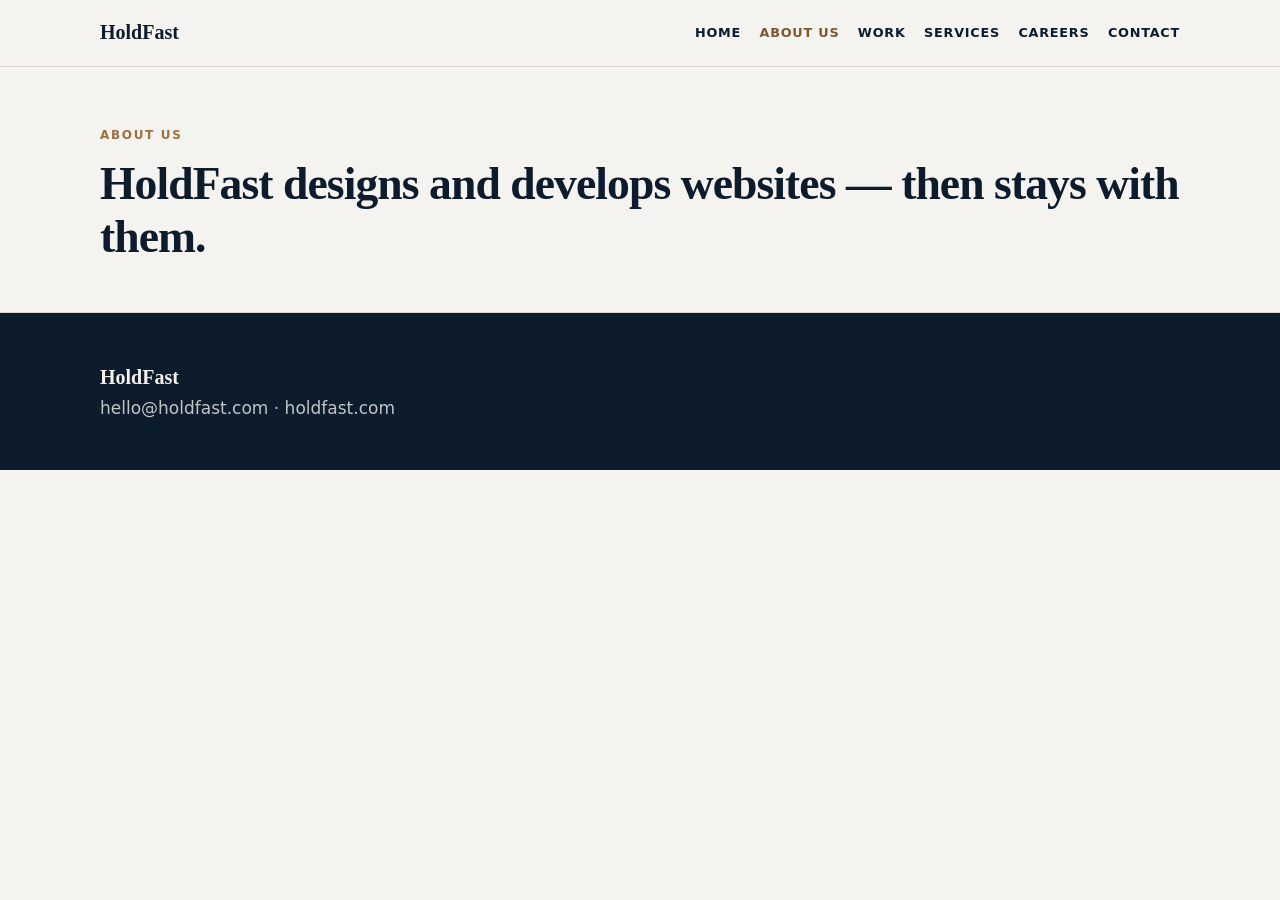
<file: about.html>
<!DOCTYPE html>
<html lang="en">
<head>
  <meta charset="utf-8">
  <meta name="viewport" content="width=device-width, initial-scale=1">
  <title>About Us — HoldFast</title>
  <link rel="stylesheet" href="styles.css">
</head>
<body>
  <header class="site-header"><div class="wrap header-inner">
    <a class="logo" href="index.html">HoldFast</a>
    <nav class="site-nav">
      <a href="index.html">Home</a><a href="about.html" aria-current="page">About Us</a>
      <a href="work.html">Work</a><a href="services.html">Services</a>
      <a href="careers.html">Careers</a><a href="contact.html">Contact</a>
    </nav></div></header>
  <main id="main">
    <header class="page-intro"><div class="wrap">
      <p class="eyebrow">About Us</p>
      <h1>HoldFast designs and develops websites — then stays with them.</h1>
    </div></header>
  </main>
  <footer class="site-footer"><div class="wrap"><a class="logo" href="index.html">HoldFast</a>
  <p><a href="mailto:hello@holdfast.com">hello@holdfast.com</a> · holdfast.com</p></div></footer>
</body></html>
</file>
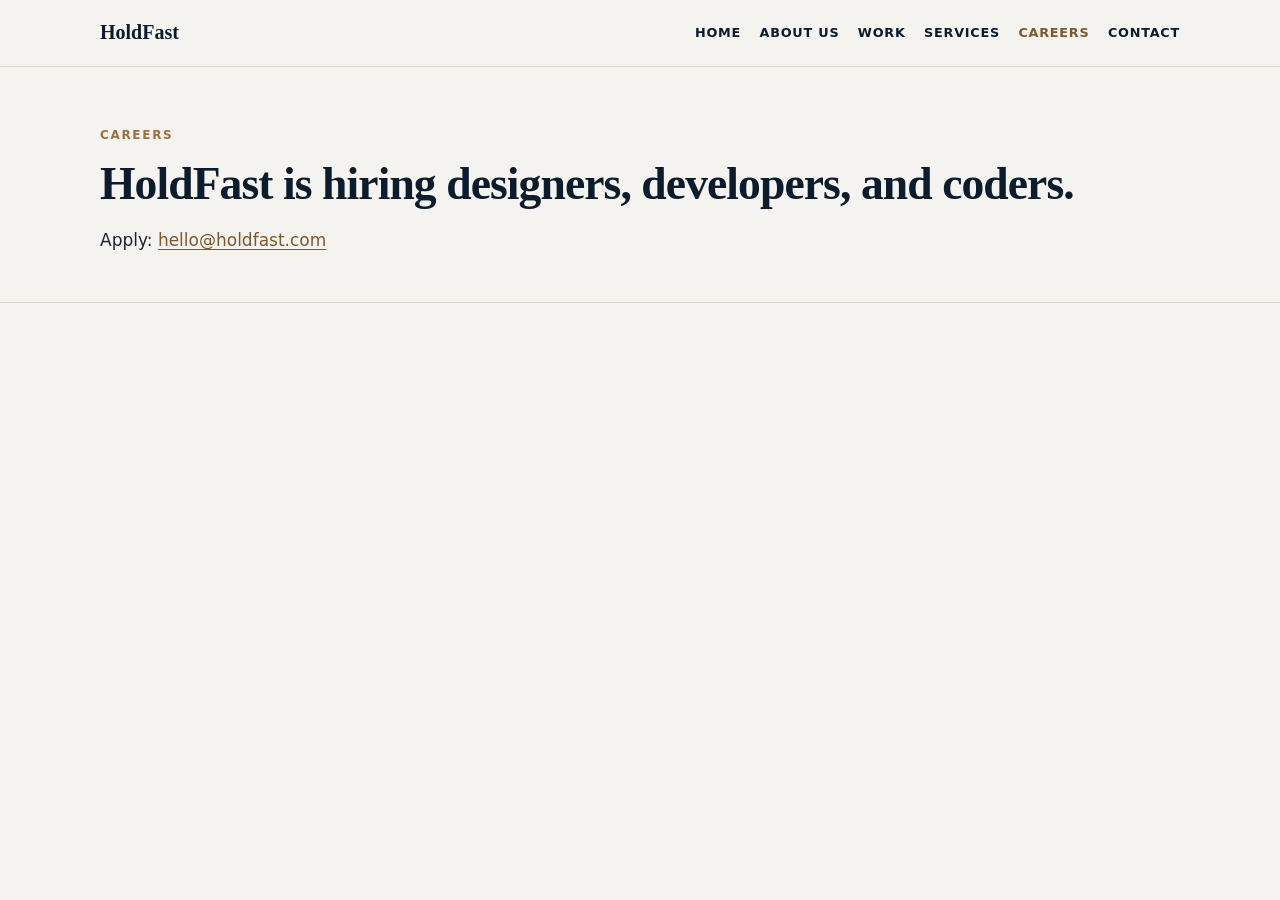
<file: careers.html>
<!DOCTYPE html>
<html lang="en"><head><meta charset="utf-8"><meta name="viewport" content="width=device-width, initial-scale=1">
<title>Careers — HoldFast</title><link rel="stylesheet" href="styles.css"></head>
<body>
<header class="site-header"><div class="wrap header-inner"><a class="logo" href="index.html">HoldFast</a>
<nav class="site-nav"><a href="index.html">Home</a><a href="about.html">About Us</a><a href="work.html">Work</a><a href="services.html">Services</a><a href="careers.html" aria-current="page">Careers</a><a href="contact.html">Contact</a></nav></div></header>
<main id="main"><header class="page-intro"><div class="wrap"><p class="eyebrow">Careers</p><h1>HoldFast is hiring designers, developers, and coders.</h1>
<p>Apply: <a href="mailto:hello@holdfast.com">hello@holdfast.com</a></p></div></header></main>
</body></html>
</file>
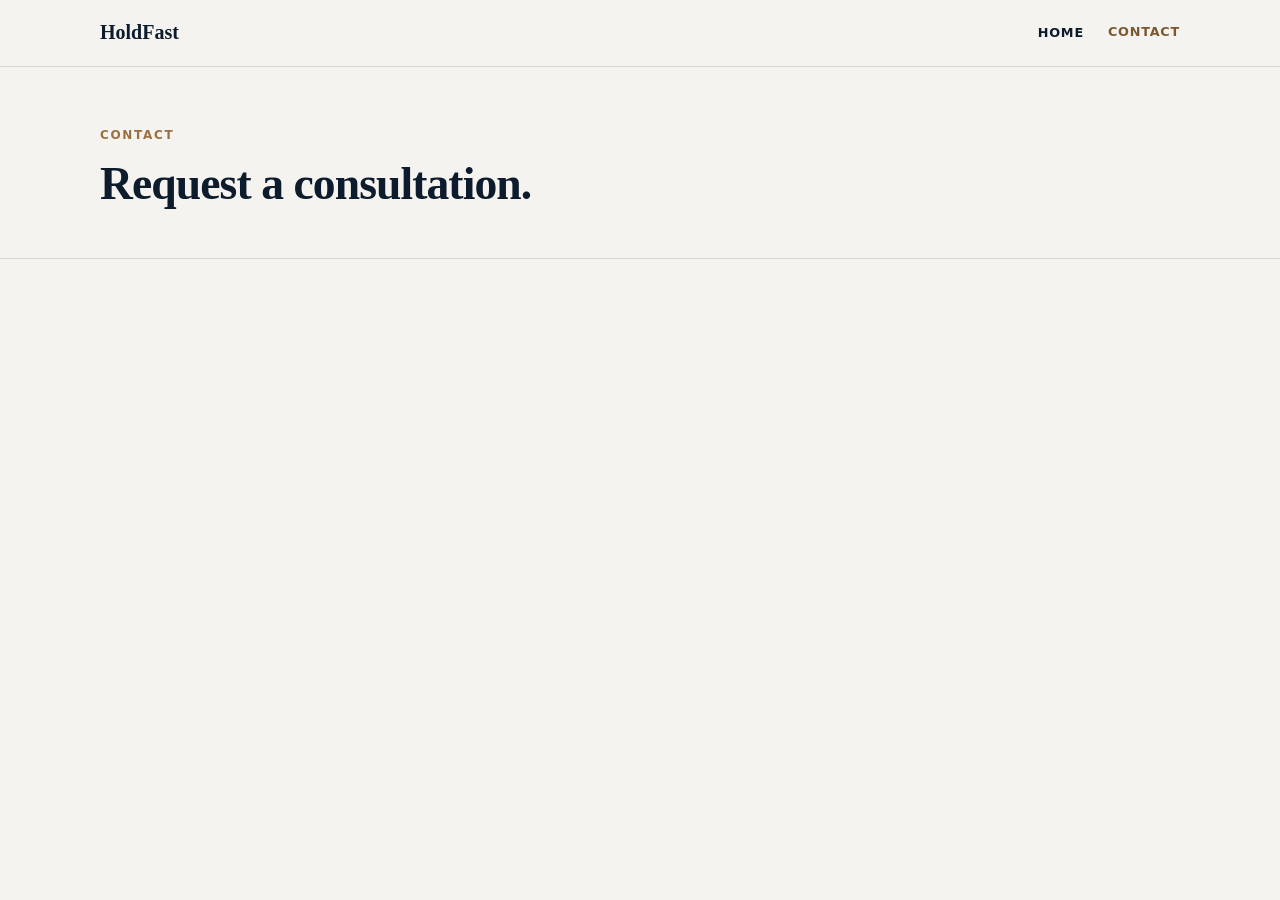
<file: contact.html>
<!DOCTYPE html>
<html lang="en">
<head>
  <meta charset="utf-8">
  <meta name="viewport" content="width=device-width, initial-scale=1">
  <title>Contact — HoldFast</title>
  <link rel="stylesheet" href="styles.css">
</head>
<body>
  <header class="site-header"><div class="wrap header-inner">
    <a class="logo" href="index.html">HoldFast</a>
    <nav class="site-nav"><a href="index.html">Home</a><a href="contact.html" class="btn btn-primary nav-cta" aria-current="page">Contact</a></nav>
  </div></header>
  <main id="main">
    <header class="page-intro"><div class="wrap"><p class="eyebrow">Contact</p><h1>Request a consultation.</h1></div></header>
  </main>
</body>
</html>
</file>
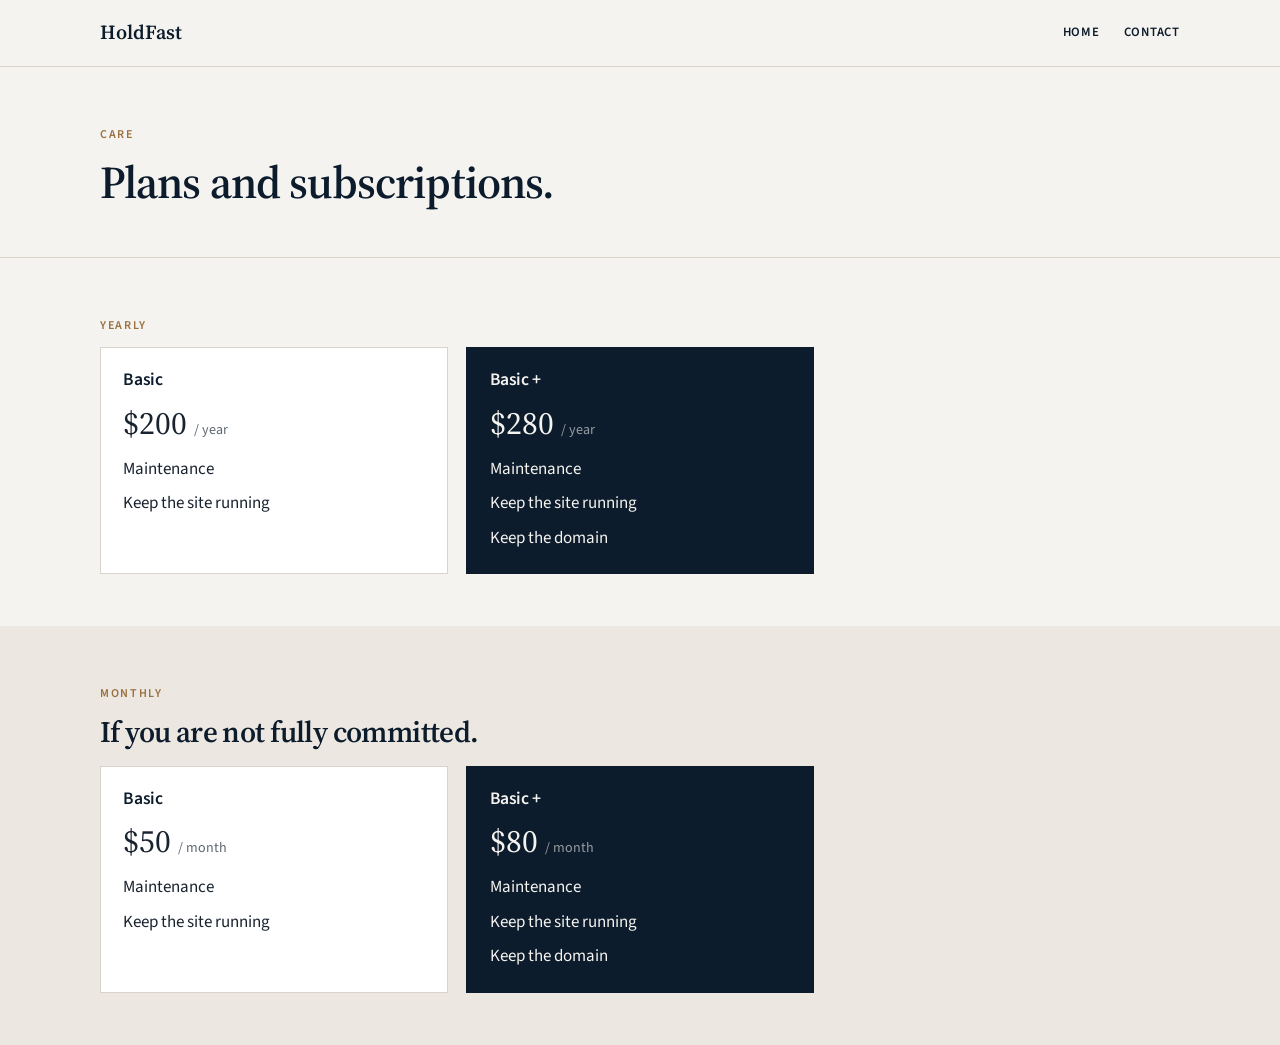
<file: plans.html>
<!DOCTYPE html>
<html lang="en">
<head>
  <meta charset="utf-8">
  <meta name="viewport" content="width=device-width, initial-scale=1">
  <title>Care plans — HoldFast</title>
  <link rel="stylesheet" href="styles.css">
  <link href="https://fonts.googleapis.com/css2?family=Source+Sans+3:wght@400;600&family=Source+Serif+4:opsz,wght@8..60,600&display=swap" rel="stylesheet">
</head>
<body>
  <header class="site-header"><div class="wrap header-inner">
    <a class="logo" href="index.html">HoldFast</a>
    <nav class="site-nav"><a href="index.html">Home</a><a href="contact.html" class="btn btn-primary nav-cta">Contact</a></nav>
  </div></header>
  <main id="main">
    <header class="page-intro"><div class="wrap">
      <p class="eyebrow">Care</p>
      <h1>Plans and subscriptions.</h1>
    </div></header>
    <section class="section"><div class="wrap">
      <p class="eyebrow">Yearly</p>
      <div class="plans">
        <article class="plan"><h3>Basic</h3><p class="price">$200 <small>/ year</small></p><ul><li>Maintenance</li><li>Keep the site running</li></ul></article>
        <article class="plan featured"><h3>Basic +</h3><p class="price">$280 <small>/ year</small></p><ul><li>Maintenance</li><li>Keep the site running</li><li>Keep the domain</li></ul></article>
      </div>
    </div></section>
    <section class="section section-cream"><div class="wrap">
      <p class="eyebrow">Monthly</p>
      <h2>If you are not fully committed.</h2>
      <div class="plans">
        <article class="plan"><h3>Basic</h3><p class="price">$50 <small>/ month</small></p><ul><li>Maintenance</li><li>Keep the site running</li></ul></article>
        <article class="plan featured"><h3>Basic +</h3><p class="price">$80 <small>/ month</small></p><ul><li>Maintenance</li><li>Keep the site running</li><li>Keep the domain</li></ul></article>
      </div>
    </div></section>
  </main>
</body>
</html>
</file>
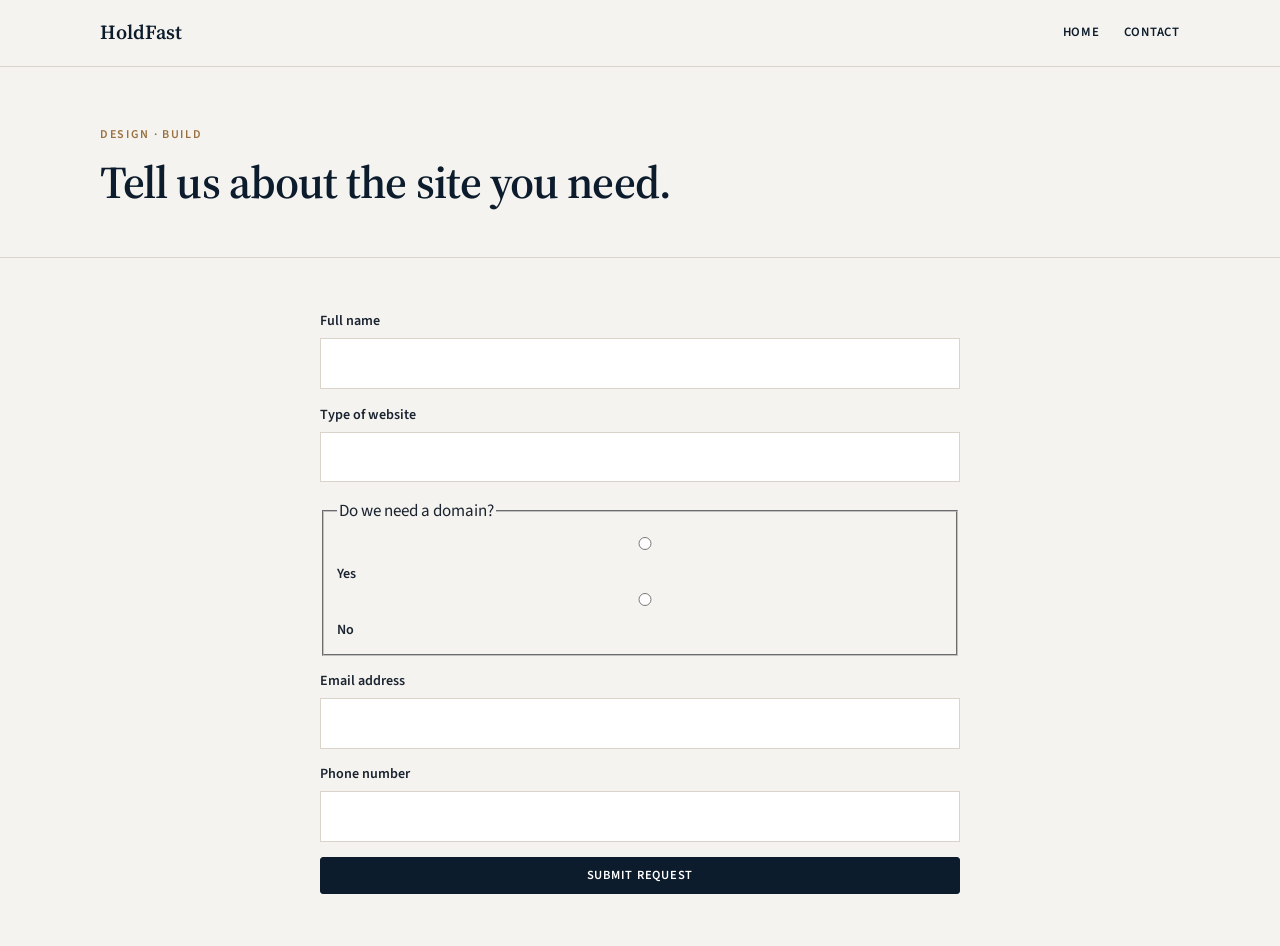
<file: request.html>
<!DOCTYPE html>
<html lang="en">
<head>
  <meta charset="utf-8">
  <meta name="viewport" content="width=device-width, initial-scale=1">
  <title>Request a site — HoldFast</title>
  <link rel="stylesheet" href="styles.css">
  <link href="https://fonts.googleapis.com/css2?family=Source+Sans+3:wght@400;600&family=Source+Serif+4:opsz,wght@8..60,600&display=swap" rel="stylesheet">
</head>
<body>
  <header class="site-header"><div class="wrap header-inner">
    <a class="logo" href="index.html">HoldFast</a>
    <nav class="site-nav"><a href="index.html">Home</a><a href="contact.html" class="btn btn-primary nav-cta">Contact</a></nav>
  </div></header>
  <main id="main">
    <header class="page-intro"><div class="wrap">
      <p class="eyebrow">Design · Build</p>
      <h1>Tell us about the site you need.</h1>
    </div></header>
    <section class="section"><div class="wrap" style="max-width:40rem;">
      <form class="form" action="#" method="post">
        <div class="field"><label for="full-name">Full name</label><input id="full-name" name="full_name" type="text" required></div>
        <div class="field"><label for="site-type">Type of website</label><input id="site-type" name="site_type" type="text" required></div>
        <fieldset class="field">
          <legend>Do we need a domain?</legend>
          <div class="choice-row">
            <label class="choice"><input type="radio" name="need_domain" value="yes" required> Yes</label>
            <label class="choice"><input type="radio" name="need_domain" value="no"> No</label>
          </div>
        </fieldset>
        <div class="field"><label for="email">Email address</label><input id="email" name="email" type="email" required></div>
        <div class="field"><label for="phone">Phone number</label><input id="phone" name="phone" type="tel" required></div>
        <button class="btn btn-primary" type="submit">Submit request</button>
      </form>
    </div></section>
  </main>
</body>
</html>
</file>
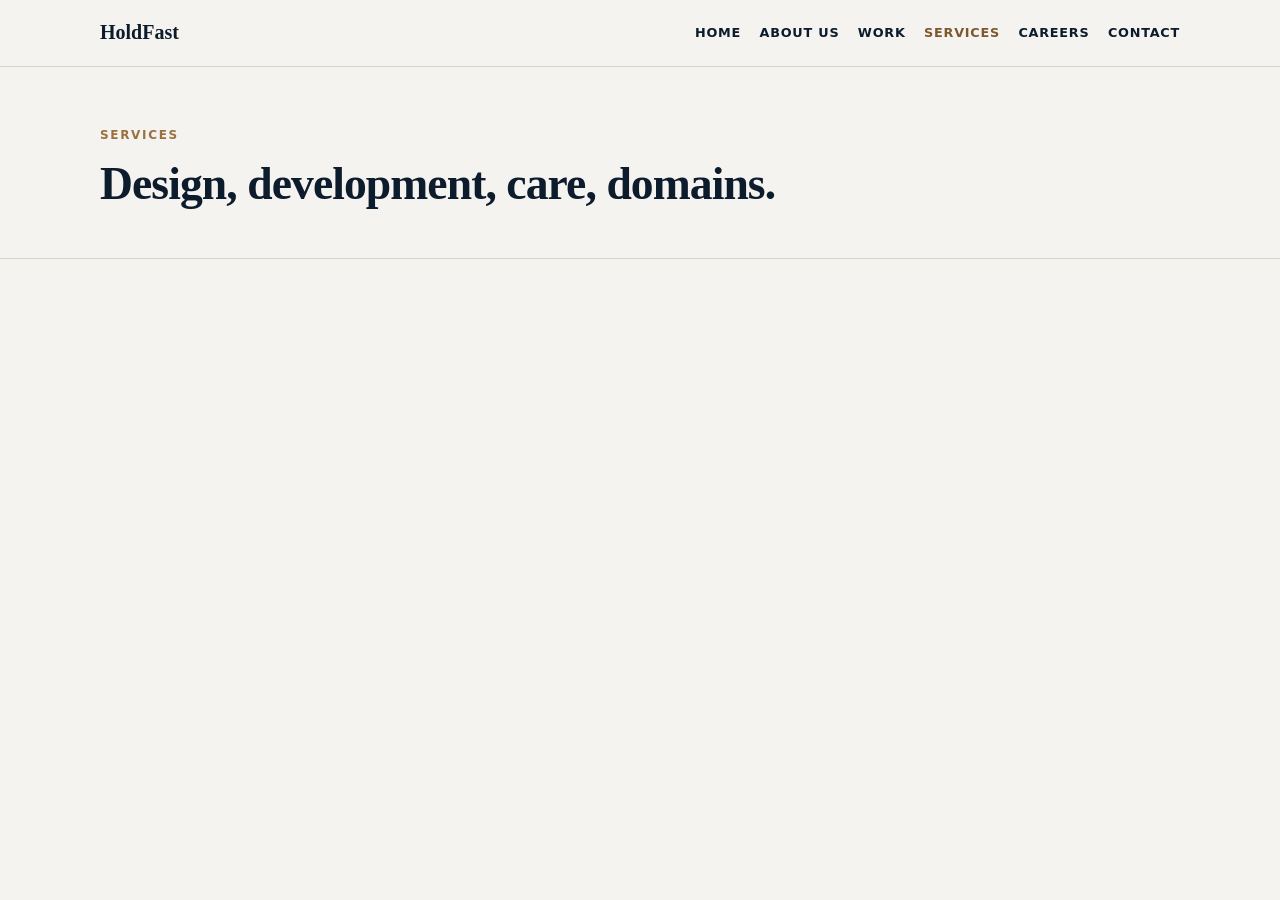
<file: services.html>
<!DOCTYPE html>
<html lang="en"><head><meta charset="utf-8"><meta name="viewport" content="width=device-width, initial-scale=1">
<title>Services — HoldFast</title><link rel="stylesheet" href="styles.css"></head>
<body>
<header class="site-header"><div class="wrap header-inner"><a class="logo" href="index.html">HoldFast</a>
<nav class="site-nav"><a href="index.html">Home</a><a href="about.html">About Us</a><a href="work.html">Work</a><a href="services.html" aria-current="page">Services</a><a href="careers.html">Careers</a><a href="contact.html">Contact</a></nav></div></header>
<main id="main"><header class="page-intro"><div class="wrap"><p class="eyebrow">Services</p><h1>Design, development, care, domains.</h1></div></header></main>
</body></html>
</file>
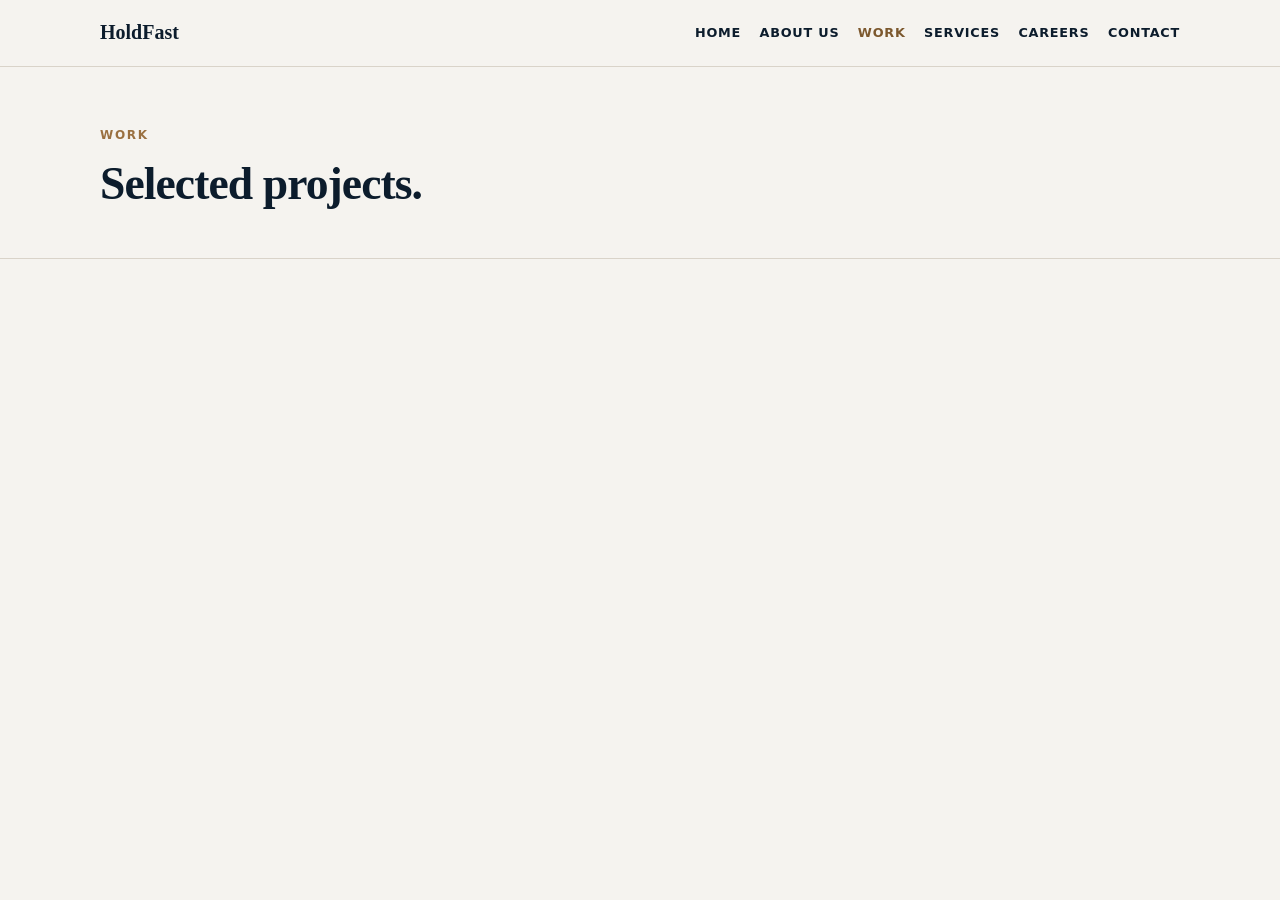
<file: work.html>
<!DOCTYPE html>
<html lang="en"><head><meta charset="utf-8"><meta name="viewport" content="width=device-width, initial-scale=1">
<title>Work — HoldFast</title><link rel="stylesheet" href="styles.css"></head>
<body>
<header class="site-header"><div class="wrap header-inner"><a class="logo" href="index.html">HoldFast</a>
<nav class="site-nav"><a href="index.html">Home</a><a href="about.html">About Us</a><a href="work.html" aria-current="page">Work</a><a href="services.html">Services</a><a href="careers.html">Careers</a><a href="contact.html">Contact</a></nav></div></header>
<main id="main"><header class="page-intro"><div class="wrap"><p class="eyebrow">Work</p><h1>Selected projects.</h1></div></header></main>
</body></html>
</file>
<file: styles.css>
/* Northline Studio — compact multi-page stylesheet. No JS. */

:root {
  --navy: #0c1c2c;
  --navy-2: #163044;
  --ink: #1a2330;
  --paper: #f5f3ef;
  --paper-2: #ece8e1;
  --white: #fff;
  --line: #d9d3c9;
  --muted: #5e6772;
  --gold: #9a7040;
  --gold-dark: #7c582e;
  --serif: "Source Serif 4", Georgia, serif;
  --sans: "Source Sans 3", "Segoe UI", system-ui, sans-serif;
  --max: 1080px;
  --header-h: 4.1rem;
}

*, *::before, *::after { box-sizing: border-box; }
html { scroll-behavior: smooth; }
body {
  margin: 0;
  font-family: var(--sans);
  font-size: 1.0625rem;
  line-height: 1.65;
  color: var(--ink);
  background: var(--paper);
}
img { max-width: 100%; height: auto; display: block; }
a { color: var(--gold-dark); text-underline-offset: 3px; }
a:hover { color: var(--gold); }
a:focus-visible, button:focus-visible, input:focus-visible, textarea:focus-visible, select:focus-visible, summary:focus-visible, .nav-toggle-label:focus-visible, .drop-toggle-label:focus-visible {
  outline: 2px solid var(--gold);
  outline-offset: 3px;
}
h1, h2, h3 {
  font-family: var(--serif);
  font-weight: 600;
  line-height: 1.18;
  letter-spacing: -0.02em;
  color: var(--navy);
  margin: 0 0 1rem;
}
h1 { font-size: clamp(1.85rem, 4.5vw, 2.85rem); }
h2 { font-size: clamp(1.4rem, 2.6vw, 1.85rem); }
h3 { font-family: var(--sans); font-size: 1.1rem; }
p { margin: 0 0 1rem; }
ul, ol { margin: 0 0 1rem; padding-left: 1.15rem; }
.wrap { width: min(100% - 2rem, var(--max)); margin-inline: auto; }
.eyebrow {
  display: inline-block;
  font-size: 0.75rem;
  font-weight: 600;
  letter-spacing: 0.14em;
  text-transform: uppercase;
  color: var(--gold);
  margin-bottom: 0.7rem;
}
.muted { color: var(--muted); }
.lead { font-size: 1.12rem; max-width: 36rem; color: var(--navy-2); }
.btn {
  display: inline-flex;
  align-items: center;
  justify-content: center;
  padding: 0.72rem 1.15rem;
  font: 600 0.78rem/1 var(--sans);
  letter-spacing: 0.06em;
  text-transform: uppercase;
  text-decoration: none;
  border: 1px solid transparent;
  border-radius: 3px;
  cursor: pointer;
}
.btn-primary { background: var(--navy); color: var(--white); border-color: var(--navy); }
.btn-primary:hover { background: var(--navy-2); color: var(--white); }
.btn-ghost { background: transparent; color: var(--navy); border-color: var(--navy); }
.btn-ghost:hover { background: var(--navy); color: var(--white); }
.skip { position: absolute; left: 1rem; top: -4rem; background: var(--navy); color: var(--paper); padding: 0.45rem 0.7rem; z-index: 80; }
.skip:focus { top: 0.7rem; color: var(--paper); }
.site-header {
  position: sticky; top: 0; z-index: 50;
  background: rgb(245 243 239 / 0.95);
  backdrop-filter: blur(12px);
  border-bottom: 1px solid var(--line);
}
.header-inner { display: flex; align-items: center; justify-content: space-between; min-height: var(--header-h); gap: 1rem; }
.logo {
  font-family: var(--serif); font-size: 1.25rem; font-weight: 600; color: var(--navy);
  text-decoration: none; display: flex; align-items: baseline; gap: 0.35rem;
}
.logo span { font-family: var(--sans); font-size: 0.66rem; letter-spacing: 0.16em; text-transform: uppercase; color: var(--muted); font-weight: 600; }
.nav-toggle, .drop-toggle { position: absolute; opacity: 0; width: 1px; height: 1px; }
.nav-toggle-label { width: 2.2rem; height: 2.2rem; display: flex; align-items: center; justify-content: center; cursor: pointer; }
.nav-toggle-label span, .nav-toggle-label span::before, .nav-toggle-label span::after {
  display: block; width: 1.15rem; height: 2px; background: var(--navy); position: relative;
}
.nav-toggle-label span::before, .nav-toggle-label span::after { content: ""; position: absolute; left: 0; }
.nav-toggle-label span::before { top: -6px; }
.nav-toggle-label span::after { top: 6px; }
.nav-toggle:checked + .nav-toggle-label span { background: transparent; }
.nav-toggle:checked + .nav-toggle-label span::before { top: 0; transform: rotate(45deg); }
.nav-toggle:checked + .nav-toggle-label span::after { top: 0; transform: rotate(-45deg); }
.site-nav {
  display: none; position: absolute; top: 100%; left: 0; right: 0;
  background: var(--paper); border-bottom: 1px solid var(--line);
  padding: 0.75rem 1rem 1.2rem; flex-direction: column;
}
.nav-toggle:checked ~ .site-nav { display: flex; }
.site-nav a, .drop-toggle-label {
  display: block; padding: 0.6rem 0.2rem; color: var(--navy); text-decoration: none;
  font-size: 0.8rem; font-weight: 600; letter-spacing: 0.06em; text-transform: uppercase;
  background: none; border: 0; font-family: inherit; text-align: left; cursor: pointer;
}
.site-nav a:hover, .site-nav a[aria-current="page"], .drop-toggle-label:hover { color: var(--gold-dark); }
.has-drop { position: relative; }
.dropdown { display: none; list-style: none; margin: 0; padding: 0 0 0.4rem 0.8rem; }
.dropdown a { text-transform: none; letter-spacing: 0; font-weight: 400; font-size: 0.95rem; padding: 0.35rem 0; }
.drop-toggle:checked ~ .dropdown { display: block; }
.nav-cta { margin-top: 0.6rem; }
.hero { padding: 3.5rem 0 3rem; }
.hero-grid { display: grid; gap: 2rem; }
.hero-actions { display: flex; flex-wrap: wrap; gap: 0.7rem; margin-top: 1.4rem; }
.hero-figure img { width: 100%; aspect-ratio: 5 / 4; object-fit: cover; background: var(--paper-2); }
.section { padding: 3.25rem 0; }
.section-cream { background: var(--paper-2); }
.section-head { max-width: 36rem; margin-bottom: 1.6rem; }
.split { display: grid; gap: 1.75rem; }
.page-intro { padding: 3.25rem 0 2rem; border-bottom: 1px solid var(--line); }
.card-grid, .gallery, .review-column { display: grid; gap: 1.15rem; }
.card, .review, .plan, .domain-shell { background: var(--white); border: 1px solid var(--line); padding: 1.35rem 1.4rem; }
.review { border-left: 3px solid var(--gold); }
.num { display: block; font-size: 0.72rem; letter-spacing: 0.12em; text-transform: uppercase; color: var(--gold); font-weight: 600; margin-bottom: 0.45rem; }
.work-card figure { margin: 0 0 0.7rem; overflow: hidden; background: var(--paper-2); }
.work-card img { width: 100%; aspect-ratio: 4 / 3; object-fit: cover; }
.work-card a { text-decoration: none; color: inherit; }
.work-meta { display: flex; justify-content: space-between; gap: 0.6rem; font-size: 0.88rem; }
.work-meta strong { font-family: var(--serif); font-size: 1.15rem; color: var(--navy); }
.tag { color: var(--muted); letter-spacing: 0.05em; text-transform: uppercase; font-size: 0.7rem; font-weight: 600; }
blockquote { margin: 0; font-family: var(--serif); font-size: 1.02rem; color: var(--navy); }
.review footer { margin-top: 0.8rem; font-size: 0.88rem; color: var(--muted); }
.review footer strong { display: block; color: var(--navy); }
.team-grid { display: grid; gap: 1.2rem; }
.person figure { margin: 0 0 0.6rem; }
.person img { width: 100%; aspect-ratio: 3 / 4; object-fit: cover; background: var(--paper-2); }
.role { font-size: 0.88rem; color: var(--muted); margin: 0 0 0.5rem; }
.plans { display: grid; gap: 1.15rem; }
.plan.featured { background: var(--navy); color: var(--paper); border-color: var(--navy); }
.plan.featured h3, .plan.featured .price { color: var(--paper); }
.price { font-family: var(--serif); font-size: 2rem; line-height: 1; }
.price small { font-family: var(--sans); font-size: 0.88rem; color: var(--muted); }
.plan.featured .price small { color: rgb(245 243 239 / 0.6); }
.plan ul { list-style: none; padding: 0; margin: 0; display: grid; gap: 0.4rem; }
.more { border-top: 1px solid var(--line); margin-top: 0.85rem; padding-top: 0.55rem; }
.more summary { cursor: pointer; font-size: 0.88rem; font-weight: 600; color: var(--gold-dark); list-style: none; }
.more summary::-webkit-details-marker { display: none; }
.more summary::after { content: " +"; }
.more[open] summary::after { content: " –"; }
.more p, .more ul { margin-top: 0.6rem; }
.form { display: grid; gap: 0.9rem; }
.form-row { display: grid; gap: 0.9rem; }
.field { display: grid; gap: 0.3rem; }
.field label { font-size: 0.88rem; font-weight: 600; }
.field input, .field select, .field textarea {
  font: inherit; color: var(--ink); background: var(--white); border: 1px solid var(--line); padding: 0.65rem 0.75rem; width: 100%;
}
.field textarea { min-height: 6.5rem; resize: vertical; }
.form-note { font-size: 0.88rem; color: var(--muted); margin: 0; }
.contact-aside { display: grid; gap: 1.2rem; }
.register-band { background: var(--paper-2); border-top: 1px solid var(--line); }
.register-layout { display: grid; gap: 1.5rem; }
.site-footer { background: var(--navy); color: rgb(245 243 239 / 0.78); padding: 3rem 0 2rem; }
.footer-grid { display: grid; gap: 1.5rem; margin-bottom: 2rem; }
.site-footer .logo { color: var(--paper); }
.site-footer .logo span { color: rgb(245 243 239 / 0.5); }
.site-footer h2 { color: var(--paper); font-family: var(--sans); font-size: 0.72rem; letter-spacing: 0.14em; text-transform: uppercase; margin-bottom: 0.6rem; }
.site-footer a { color: rgb(245 243 239 / 0.78); text-decoration: none; }
.site-footer a:hover { color: var(--paper); }
.footer-nav, .footer-meta { display: grid; gap: 0.35rem; }
.footer-bottom { display: flex; flex-wrap: wrap; justify-content: space-between; gap: 0.7rem; border-top: 1px solid rgb(245 243 239 / 0.12); padding-top: 1.2rem; font-size: 0.88rem; }
.page-404 { min-height: calc(100vh - var(--header-h) - 16rem); display: grid; align-content: center; padding: 4rem 0; }
@media (min-width: 720px) {
  .hero-grid { grid-template-columns: 1.1fr 0.9fr; align-items: center; gap: 2.5rem; }
  .card-grid, .gallery, .team-grid, .plans { grid-template-columns: repeat(2, 1fr); }
  .split, .reviews-layout, .register-layout, .contact-layout, .form-row { grid-template-columns: 1fr 1fr; gap: 2rem; }
  .footer-grid { grid-template-columns: 1.3fr 1fr 1fr 1fr; }
}
@media (min-width: 960px) {
  .nav-toggle, .nav-toggle-label { display: none; }
  .site-nav { position: static; display: flex; flex-direction: row; align-items: center; gap: 0 1.15rem; padding: 0; border: 0; background: transparent; }
  .site-nav > a, .drop-toggle-label { padding: 0.35rem 0; }
  .drop-toggle-label { display: none; }
  .has-drop > a::after { content: " ▾"; font-size: 0.7em; }
  .dropdown { position: absolute; top: calc(100% + 0.55rem); left: 0; min-width: 13rem; background: var(--white); border: 1px solid var(--line); padding: 0.55rem 0.85rem; display: none; }
  .has-drop:hover .dropdown, .has-drop:focus-within .dropdown { display: block; }
  .nav-cta { margin: 0 0 0 0.35rem; padding: 0.65rem 1.05rem; color: var(--white); }
  .nav-cta:hover { color: var(--white); }
  .card-grid.three, .gallery.three, .plans { grid-template-columns: repeat(3, 1fr); }
  .team-grid { grid-template-columns: repeat(4, 1fr); }
}
@media (prefers-reduced-motion: reduce) { html { scroll-behavior: auto; } }
</file>
